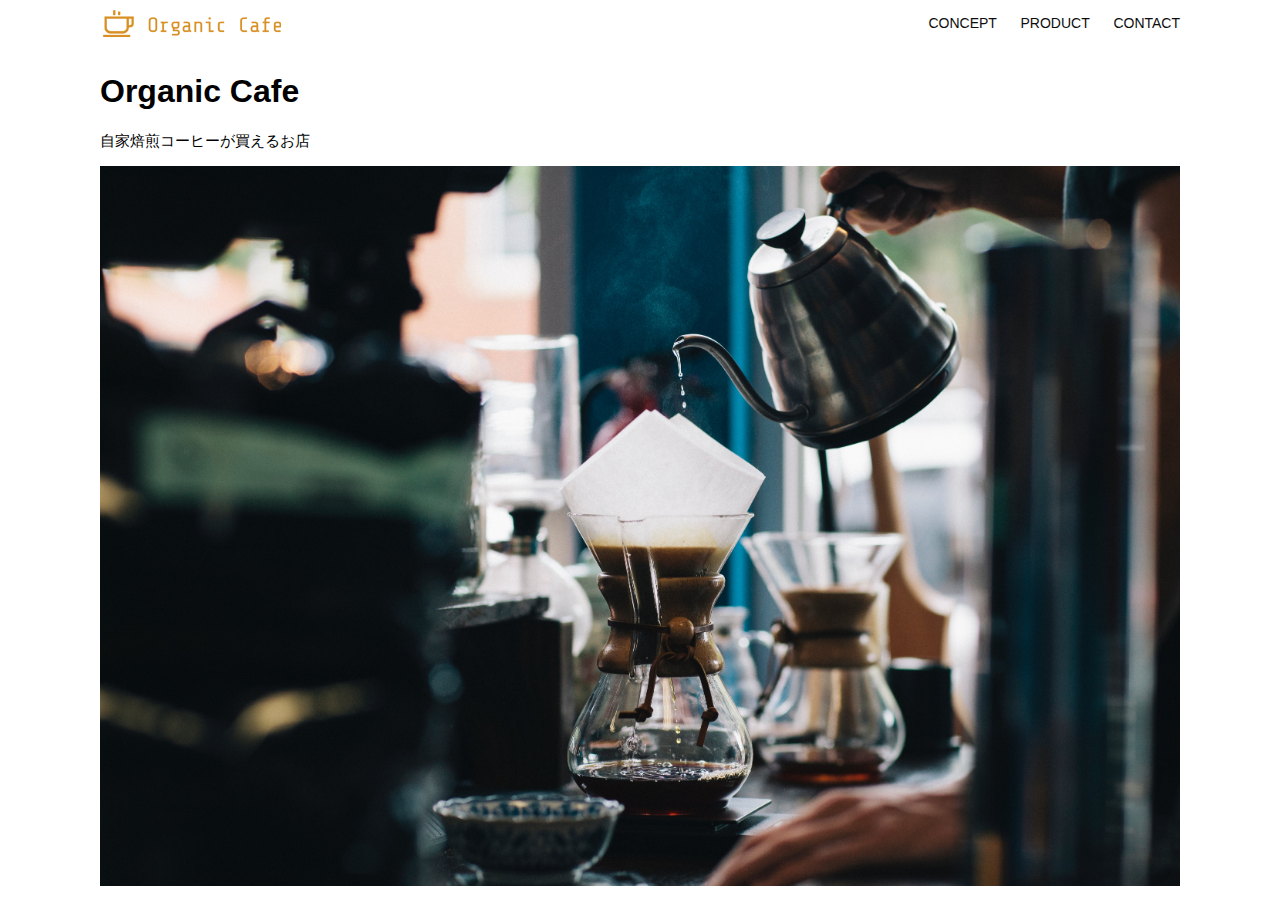
<file: html-css-kadai_013/index.html>
<!DOCTYPE html>
<html>
  <head>
    <title>Organic Cafe</title>
    <meta charset="UTF-8" />
    <meta name="description" content="自家焙煎のコーヒーがお家で楽しめるOrganic Cafe"/>
    <meta name="viewport" content="width=device-width, initial-scale=1.0" />
    <link rel="stylesheet" href="style.css" />
  </head>
  <body>
    <!-- ヘッダー -->
    <header>
      <!-- ロゴ -->
      <a href="index.html" id="logo"><img src="images/logo (1).png" alt="トップページに戻る"></a>

      <!-- PC用ナビゲーション -->
      <nav id="nav-pc">
        <a href="index.html#concept">CONCEPT</a>
        <a href="index.html#product">PRODUCT</a>
        <a href="index.html#contact">CONTACT</a>
      </nav>
      <!-- スマートフォン向けのハンバーガーメニュー画像 -->
      <img id="menu-sp" src="images/button-menu.png" alt="ナビゲーションを開く" onclick="document.getElementById('nav-sp').style.display = 'block'">
      
      <!-- スマホ用ナビゲーション -->
      <nav id="nav-sp">
        <ul>
          <li>
            <img id="close" src="images/button-close.png" alt="ナビゲーションを閉じる" onclick="document.getElementById('nav-sp').style.display = 'none'">
          </li>
          <li>
            <a id="logo-sp" href="index.html" onclick="document.getElementById('nav-sp').style.display = 'none'">
              <img src="images/logo-sp.png" alt="トップページに戻る">
            </a>
          </li>
          <li>
            <a class="menu" href="index.html#concept" onclick="document.getElementById('nav-sp').style.display = 'none'">CONCEPT</a>
          </li>  
          <li>
            <a class="menu" href="index.html#product" onclick="document.getElementById('nav-sp').style.display = 'none'">PRODUCT</a>
          </li>
          <li>
            <a class="menu" href="index.html#contact" onclick="document.getElementById('nav-sp').style.display = 'none'">CONTACT</a>
          </li>
        </ul>

      </nav>
    </header>

    <main>
      <article>
        <!-- メインビジュアル -->
        <section id="main-visual">
          <div id="main-message">
            <h1>Organic Cafe</h1>
            <p>自家焙煎コーヒーが買えるお店</p>
          </div>
          <img src="images/main-image.jpg" alt="コーヒーをハンドドリップで淹れる画像"/>
        </section>
      </article>
    </main>
  </body>
</html>
</file>
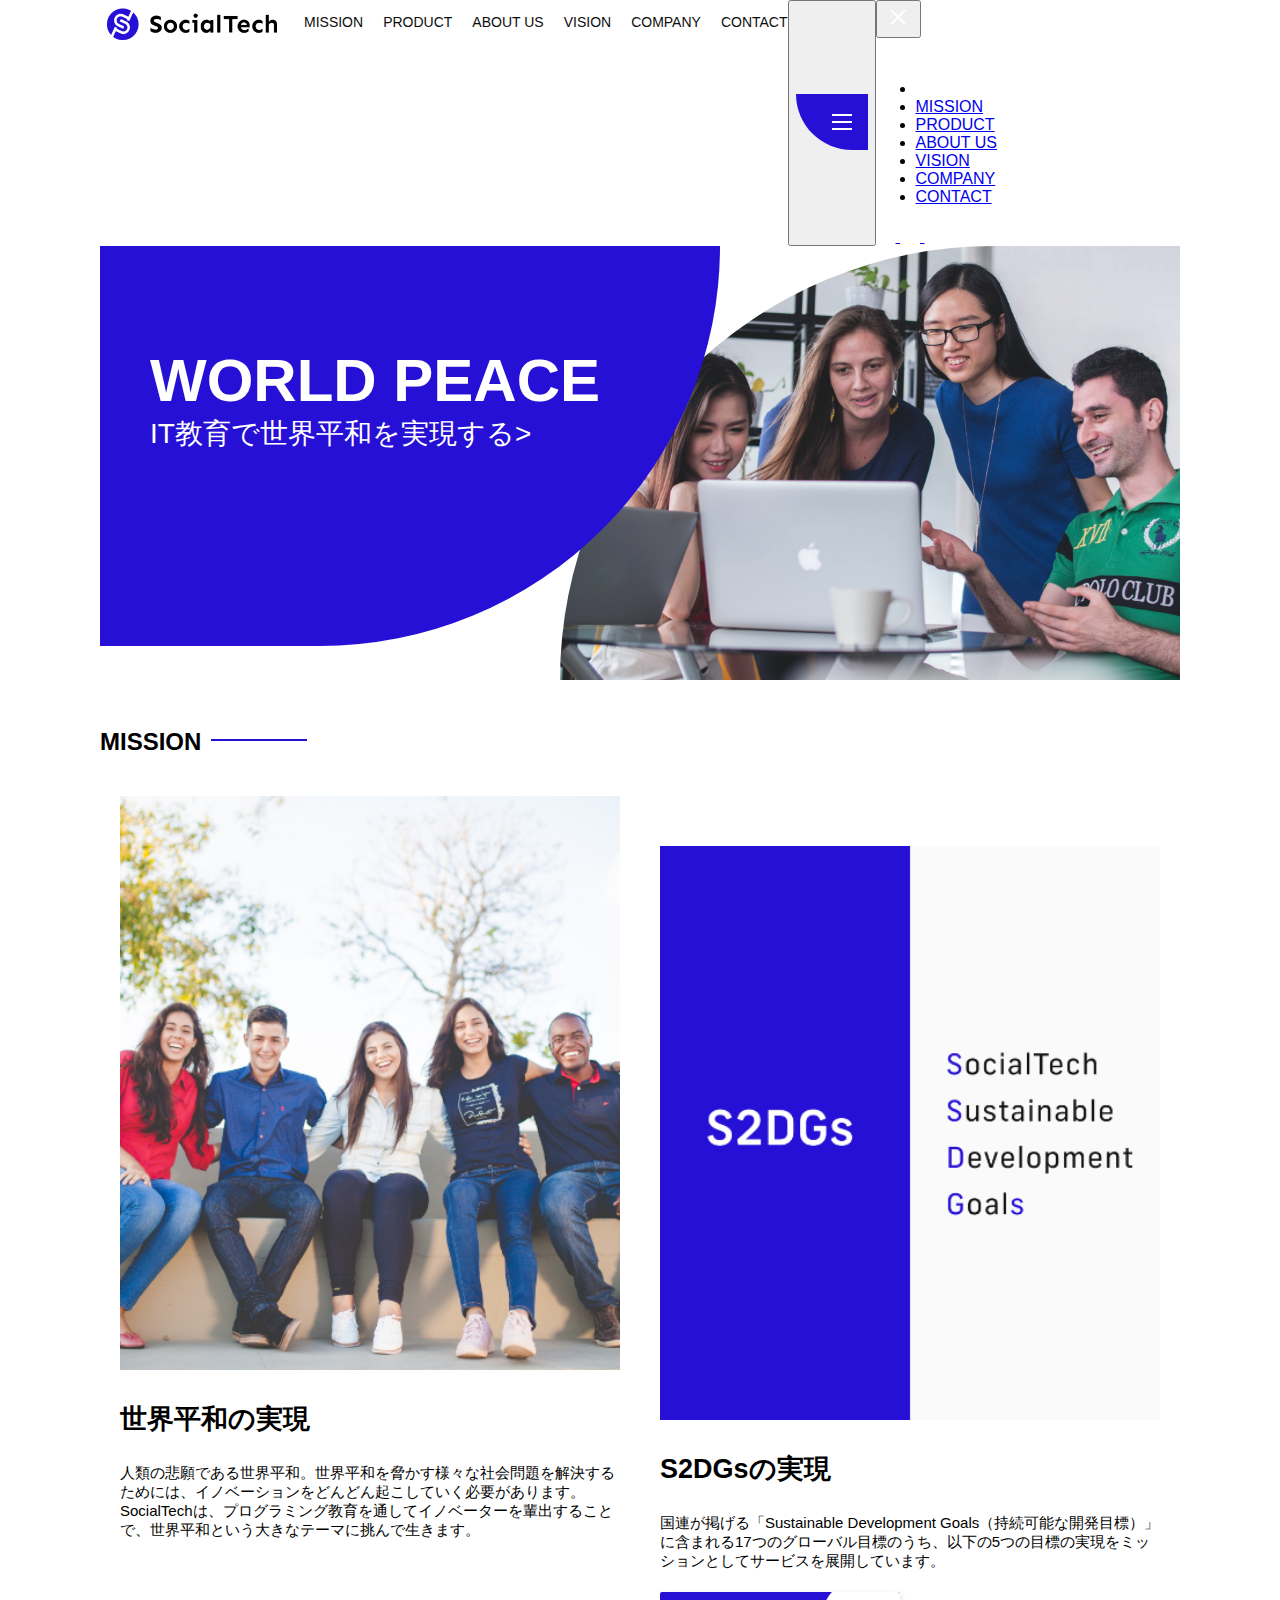
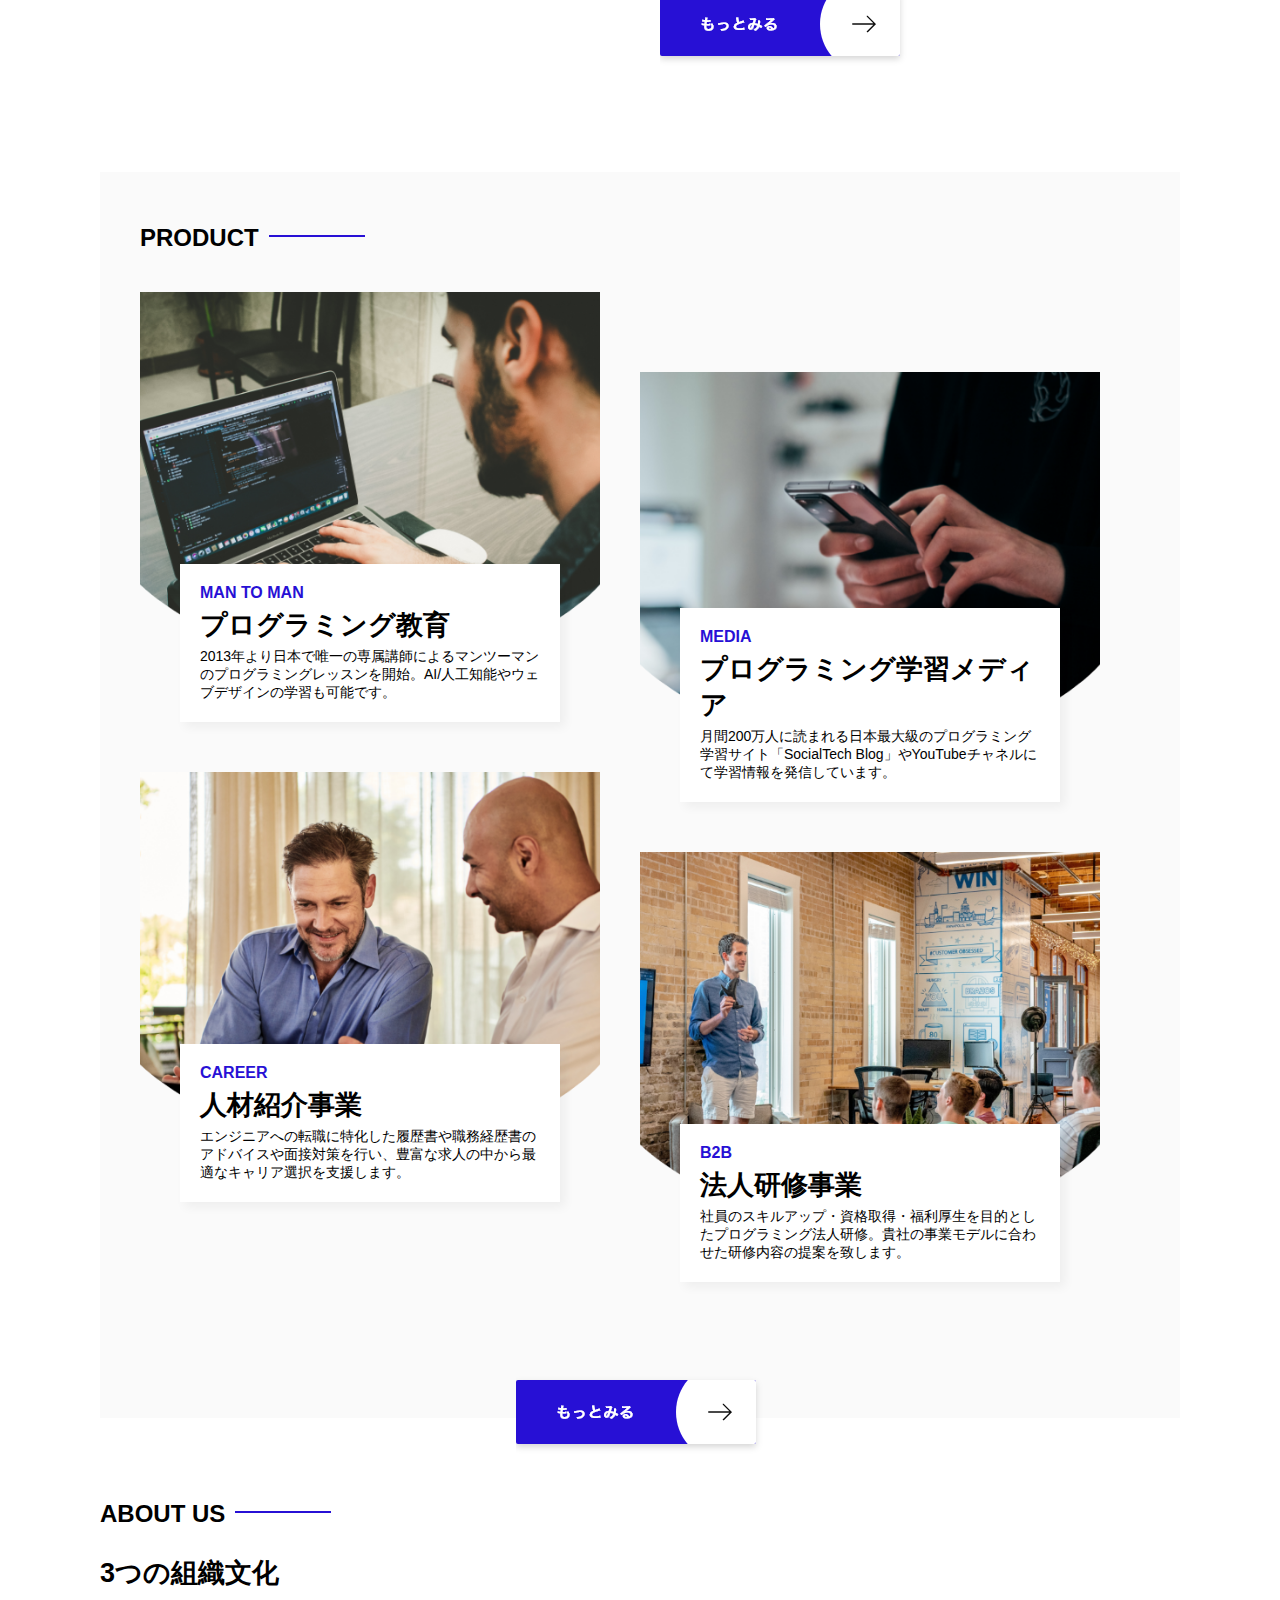
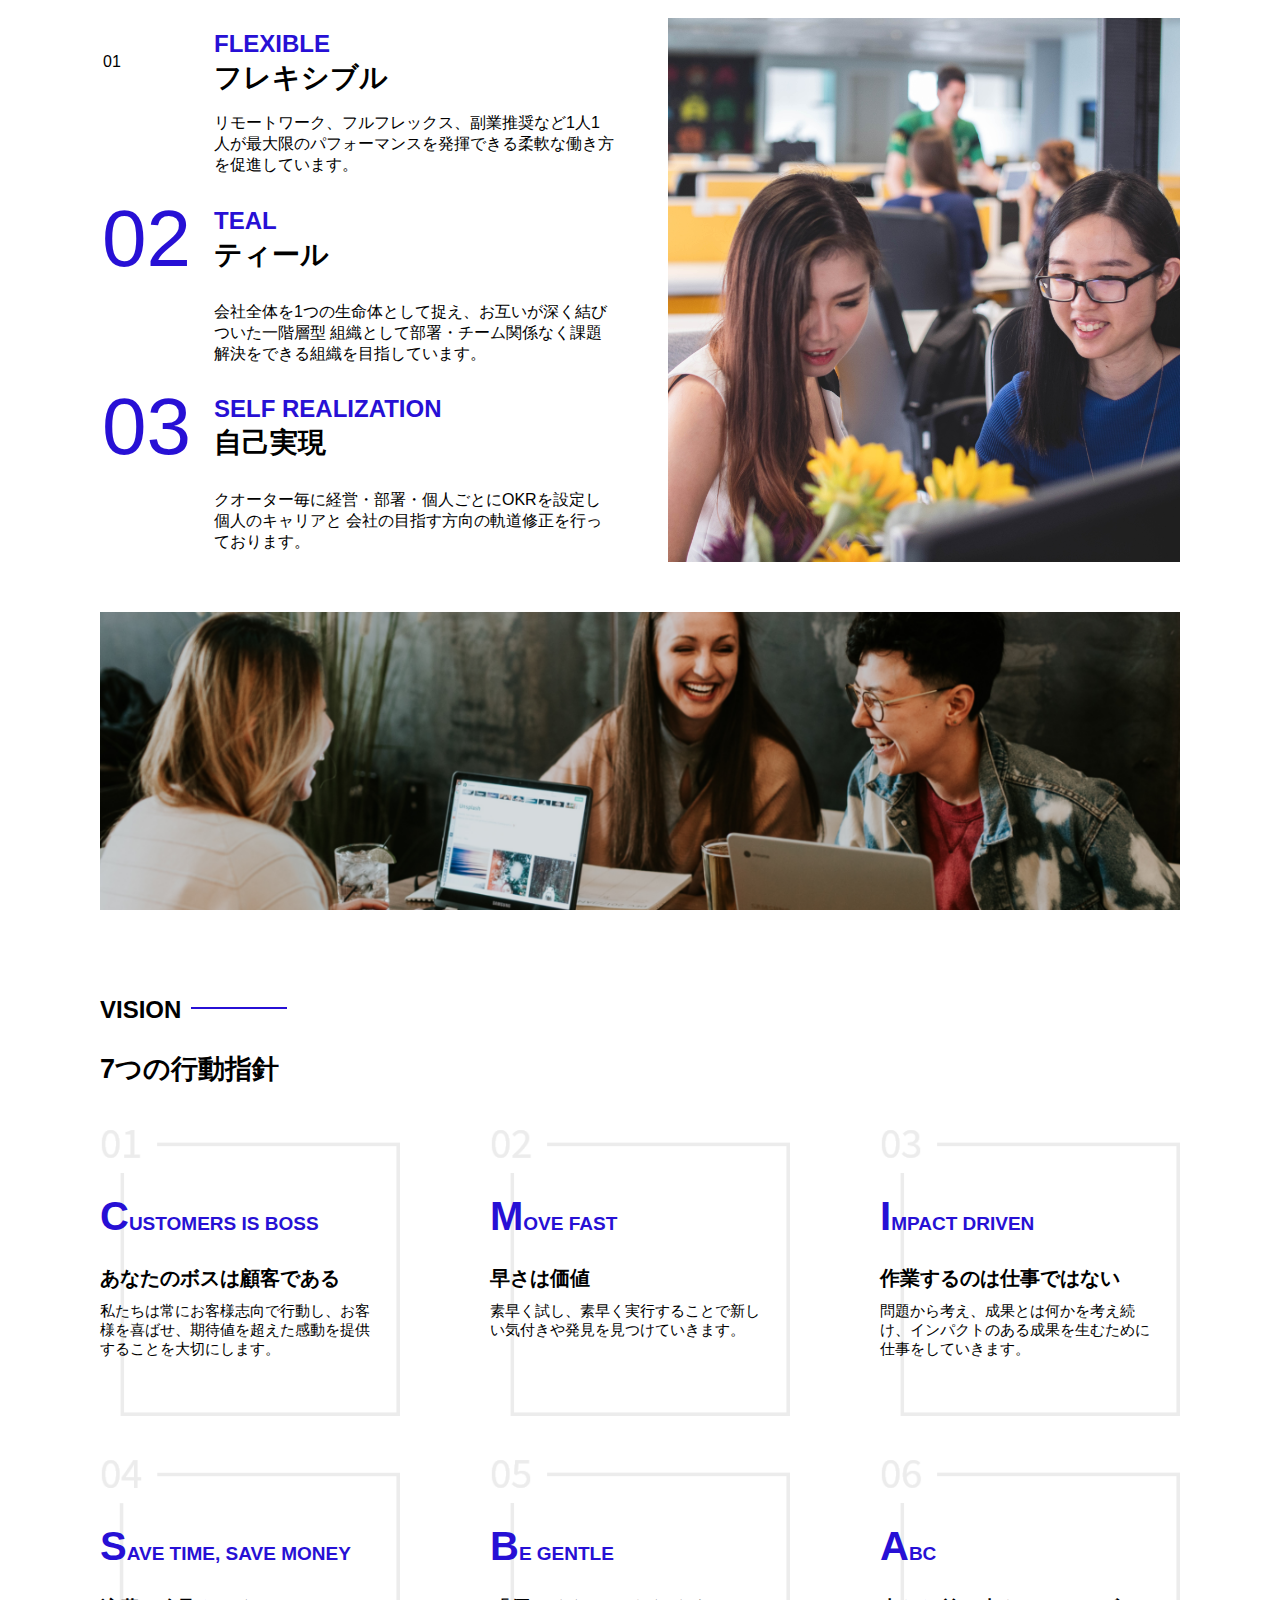
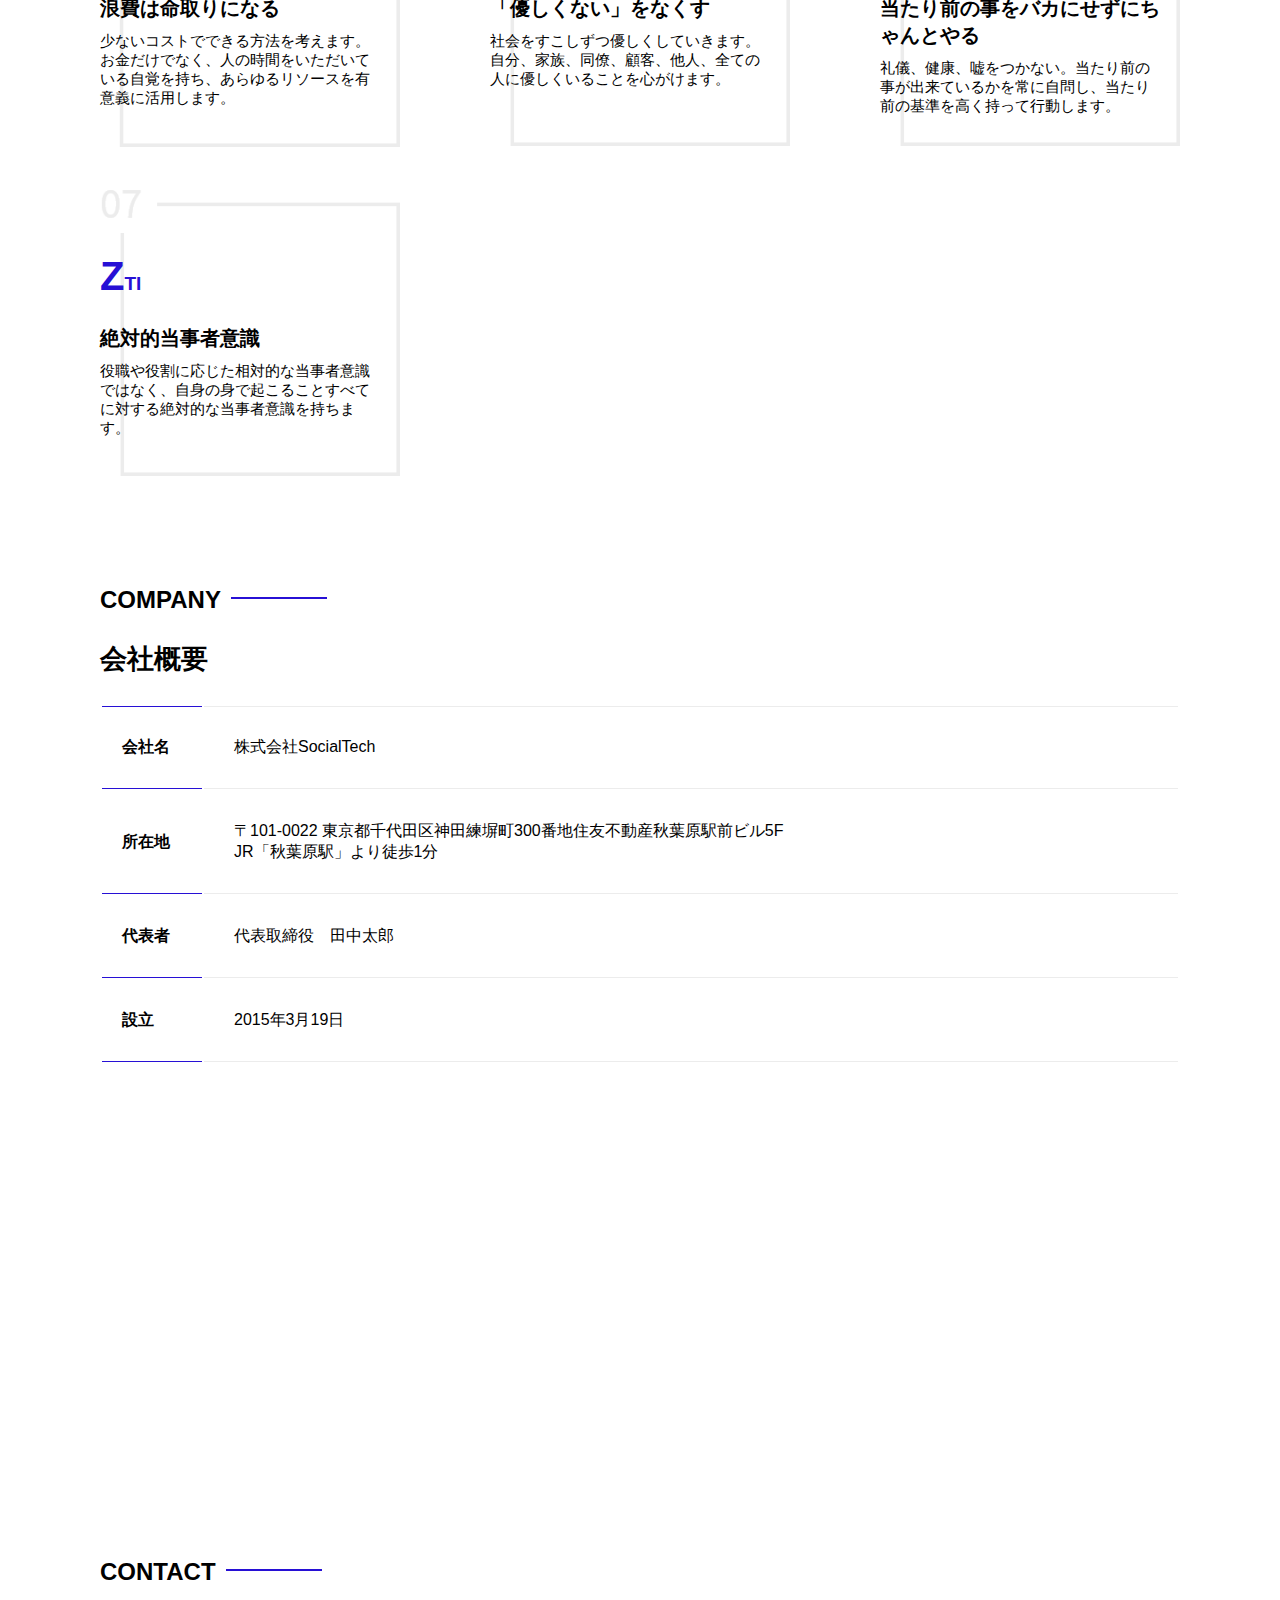
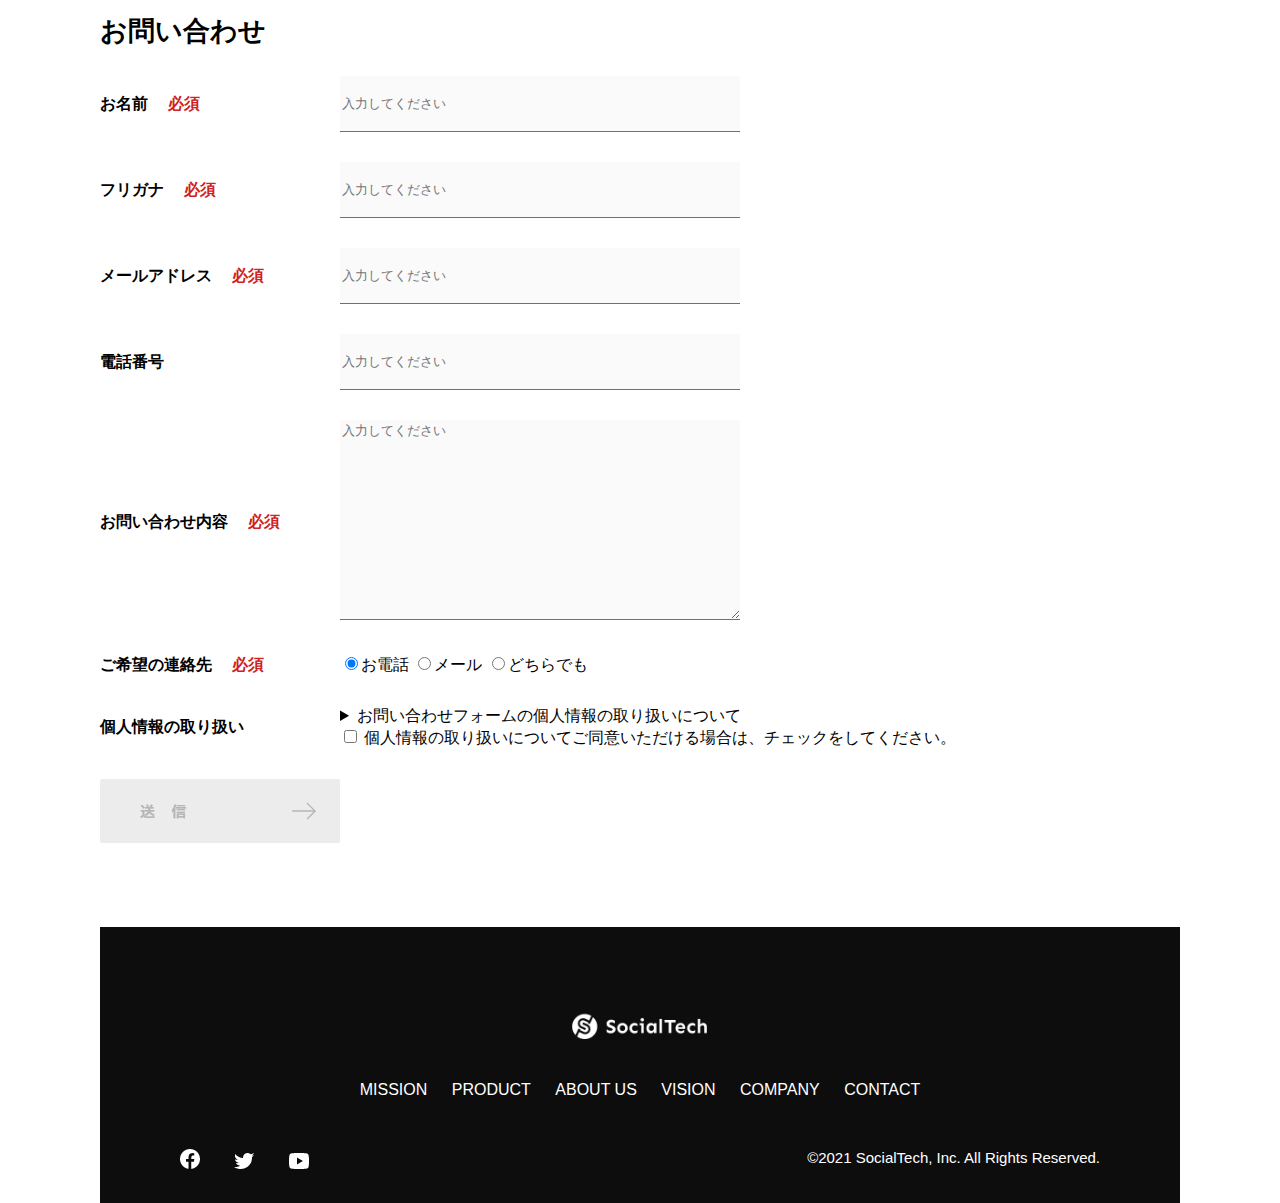
<file: socialtech/index.html>
<!DOCTYPE html>
<html>
    <head>
        <title>SocialTech</title>
        <meta charset="utf-8">
        <meta name="discription" content="SocialTechはEdTech業界のリーディングカンパニーを目指します。">
        <meta name="viewport" content="width=device-width, initial-scale=1.0">
        <link rel="stylesheet" href="style.css">
    </head>
    <body>
        <!-- ヘッダー-->
        <header>
            <!-- ロゴ　-->
            <a href="index.html" id="logo">
                <img src="logo.png" alt="トップページに戻る">
            </a>
            <!-- PC用ナビゲーション-->
             <nav id="nav-pc">
                <ul>
                    <li><a href="mission.html">MISSION</a></li>
                    <li><a href="product.html">PRODUCT</a></li>
                    <li><a href="index.html#aboutus">ABOUT US</a></li>
                    <li><a href="index.html#vision">VISION</a></li>
                    <li><a href="index.html#company">COMPANY</a></li>
                    <li><a href=index.html#contact">CONTACT</a></li>
                </ul>
             </nav>
             <!--スマホ用メニューボタン-->
             <button id="menu-sp" onclick="document.getElementById('nav-sp').style.display = 'block'">
                <img src="button-menu.png" alt="ナビゲーションを開く">
             </button>
             <!--スマホ用ナビゲーション-->
             <div id="nav-sp">
                <button id="close" onclick="document.getElementById('nav-sp').style.display = 'none'">
                    <img src="button-close.png" alt="ナビゲーションを閉じる">
                  </button>
          
                  <nav>
                    <ul>
                      <li>
                        <a id="logo-sp" href="index.html" onclick="document.getElementById('nav-sp').style.display = 'none'"><img src="logo-sp.png" alt="トップページに戻る"></a>
                      </li>
                      <li><a class="menu" href="mission.html" onclick="document.getElementById('nav-sp').style.display = 'none'">MISSION</a></li>
                      <li><a class="menu" href="product.html" onclick="document.getElementById('nav-sp').style.display = 'none'">PRODUCT</a></li>
                      <li><a class="menu" href="index.html#aboutus" onclick="document.getElementById('nav-sp').style.display = 'none'">ABOUT US</a></li>
                      <li><a class="menu" href="index.html#vision" onclick="document.getElementById('nav-sp').style.display = 'none'">VISION</a></li>
                      <li><a class="menu" href="index.html#company" onclick="document.getElementById('nav-sp').style.display = 'none'">COMPANY</a></li>
                      <li><a class="menu" href="index.html#contact" onclick="document.getElementById('nav-sp').style.display = 'none'">CONTACT</a></li>
                    </ul>
                  </nav>
                  <div id="sns">
                    <a href="https://www.facebook.com/sejuku2013">
                      <img src="button-facebook.png" alt="Facebookのリンク">
                    </a>
                    <a href="https://twitter.com/samuraijuku">
                      <img src="button-twitter.png" alt="Twitterのリンク">
                    </a>
                    <a href="https://www.youtube.com/channel/UCCFOQO5aDK0xXam4cUQXT8g">
                      <img src="button-youtube.png" alt="YouTubeのリンク">
                    </a>
                  </div>
             </div>
             <!--以下の場所までスクロールされる-->
             <section id="aboutus">
                
             </section>

        </header>
        <main>
            <article>
                <!--メインビジュアル-->
                <section id="main-visual">
                    <div id="main-message">
                        <h1>WORLD PEACE</h1>
                        <p>IT教育で世界平和を実現する>
                        </p>
                    </div>
                    <img src="index/index-main.png" alt="PCの周りに集まる多国籍の仲間たち">
                </section>
                <!--ミッション-->
                <section id="mission">
                    <h2 class="index-h2">MISSION</h2>
                    <div id="mission-flex">
                        <div>
                            <img id="mission-photo" src="index/index-mission.png" alt="屋外のベンチで写真を撮影する多国籍の仲間たち">
                            <h3>世界平和の実現</h3>
                            <p>人類の悲願である世界平和。世界平和を脅かす様々な社会問題を解決するためには、イノベーションをどんどん起こしていく必要があります。SocialTechは、プログラミング教育を通してイノベーターを輩出することで、世界平和という大きなテーマに挑んで生きます。</p>

                        </div>
                        <div>
                            <img id="s2dgs" src="index/s2dgs.png" alt="S2DGs">
                            <h3>S2DGsの実現</h3>
                            <p>国連が掲げる「Sustainable Development Goals（持続可能な開発目標）」に含まれる17つのグローバル目標のうち、以下の5つの目標の実現をミッションとしてサービスを展開しています。</p>
                            <a href="mission.html"></a>
                            <img src="button-more.png" alt="もっと見る">

                        </div>
                    </div>
                </section>
                <!--プロダクト-->
                <section id="product">
                    <h2 class="index-h2">PRODUCT</h2>
                    <div class="product-flex">
                        <div id="product-left">
                            <div>
                                <img class="product-photo" src="index/index-mantoman.png" alt="PCでコードを書く男性">
                                <div class="product-explain">
                                    <span>MAN TO MAN</span>
                                    <h3>プログラミング教育</h3>
                                    <p>2013年より日本で唯一の専属講師によるマンツーマンのプログラミングレッスンを開始。AI/人工知能やウェブデザインの学習も可能です。</p>

                                </div>
                            </div>
                            <div>
                                <img class="product-photo" src="index/index-career.png" alt="笑顔で話し合う2人の男性">
                                <div class="product-explain">
                                    <span>CAREER</span>
                                    <h3>人材紹介事業</h3>
                                    <p>エンジニアへの転職に特化した履歴書や職務経歴書のアドバイスや面接対策を行い、豊富な求人の中から最適なキャリア選択を支援します。</p>
                                </div>
                            </div>
                        </div>
                        <div id="product-right">
                            <div>
                                <img class="product-photo" src="index/index-media.png" alt="スマートフォンを操作する人">
                                <div class="product-explain">
                                    <span>MEDIA</span>
                                    <h3>プログラミング学習メディア</h3>
                                    <p>月間200万人に読まれる日本最大級のプログラミング学習サイト「SocialTech Blog」やYouTubeチャネルにて学習情報を発信しています。</p>

                                </div>
                            </div>
                            <div>
                                <img class="product-photo" src="index/index-b2b.png" alt="講演中の男性とそれを聞く人々">
                                <div class="product-explain">
                                    <span>B2B</span>
                                    <h3>法人研修事業</h3>
                                    <p>社員のスキルアップ・資格取得・福利厚生を目的としたプログラミング法人研修。貴社の事業モデルに合わせた研修内容の提案を致します。</p>

                                </div>
                            </div>

                        </div>
                    </div>
                    <div id="product-more">
                        <a href="product.html">
                            <img src="button-more.png" alt="もっとみる">
                        </a>
                    </div>
                </section>
                <!--ABOUT US-->
                <section id="aboutus">
                    <h2 class="index-h2">ABOUT US</h2>
                    <h3>3つの組織文化</h3>
                    <div>
                        <table class="culture-table">
                            <tr>
                                <td class="cluture-num">01</td>
                                <th><span class="culture-en">FLEXIBLE</span><br>フレキシブル</th>
                            </tr>
                            <tr>
                                <td>
                                    <!--空のセル-->
                                </td>
                                <td class="culture-description">リモートワーク、フルフレックス、副業推奨など1人1人が最大限のパフォーマンスを発揮できる柔軟な働き方を促進しています。</td>
                            </tr>
                            <tr>
                                <td class="culture-num">02</td>
                                <th><span class="culture-en">TEAL</span><br>ティール</th>
                            </tr>
                            <tr>
                                <td>
                                    <!--空のセル-->
                                </td>
                                <td class="culture-description">会社全体を1つの生命体として捉え、お互いが深く結びついた一階層型 組織として部署・チーム関係なく課題解決をできる組織を目指しています。</td>
                            </tr>
                            <tr>
                                <td class="culture-num">03</td>
                                <th><span class="culture-en">SELF REALIZATION</span><br>自己実現</th>
                            </tr>
                            <tr>
                                <td>
                                    <!--空のセル-->
                                </td>
                                <td class="culture-description">クオーター毎に経営・部署・個人ごとにOKRを設定し個人のキャリアと 会社の目指す方向の軌道修正を行っております。</td>
                            </tr>
                        </table>
                        <img class="culture-img" src="index/index-aboutus1.png" alt="笑顔で話し合う2人の女性">


                    </div>
                    <img class="culture-img2" src="index/index-aboutus2.png" alt="笑顔で話し合う男女">
                </section>
                <!--VISION-->
                <section id="vision">
                    <h2 class="index-h2">VISION</h2>
                    <h3>7つの行動指針</h3>
                    <div>
                        <div class="vision-box">
                            <img src="index/vision-01.png" alt="01">
                            <div>
                                <h4>CUSTOMERS IS BOSS</h4>
                                <h5>あなたのボスは顧客である</h5>
                                <p>私たちは常にお客様志向で行動し、お客様を喜ばせ、期待値を超えた感動を提供することを大切にします。</p>
                            </div>
                        </div>
                        <div class="vision-box">
                            <img src="index/vision-02.png" alt="02">
                            <div>
                                <h4>MOVE FAST</h4>
                                <h5>早さは価値</h5>
                                <p>素早く試し、素早く実行することで新しい気付きや発見を見つけていきます。</p>
                            </div>
                        </div>
                        <div class="vision-box">
                            <img src="index/vision-03.png" alt="03">
                            <div>
                                <h4>IMPACT DRIVEN</h4>
                                <h5>作業するのは仕事ではない</h5>
                                <p>問題から考え、成果とは何かを考え続け、インパクトのある成果を生むために仕事をしていきます。</p>
                            </div>
                        </div>
                        <div class="vision-box">
                            <img src="index/vision-04.png" alt="04">
                            <div>
                                <h4>SAVE TIME, SAVE MONEY</h4>
                                <h5>浪費は命取りになる</h5>
                                <p>少ないコストでできる方法を考えます。お金だけでなく、人の時間をいただいている自覚を持ち、あらゆるリソースを有意義に活用します。</p>
                            </div>
                        </div>
                        <div class="vision-box">
                            <img src="index/vision-05.png" alt="05">
                            <div>
                                <h4>BE GENTLE</h4>
                                <h5>「優しくない」をなくす</h5>
                                <p>社会をすこしずつ優しくしていきます。自分、家族、同僚、顧客、他人、全ての人に優しくいることを心がけます。</p>
                            </div>
                        </div>
                        <div class="vision-box">
                            <img src="index/vision-06.png" alt="06">
                            <div>
                                <h4>ABC</h4>
                                <h5>当たり前の事をバカにせずにちゃんとやる</h5>
                                <p>礼儀、健康、嘘をつかない。当たり前の事が出来ているかを常に自問し、当たり前の基準を高く持って行動します。</p>
                            </div>
                        </div>
                        <div class="vision-box">
                            <img src="index/vision-07.png" alt="07">
                            <div>
                                <h4>ZTI</h4>
                                <h5>絶対的当事者意識</h5>
                                <p>役職や役割に応じた相対的な当事者意識ではなく、自身の身で起こることすべてに対する絶対的な当事者意識を持ちます。</p>
                            </div>
                        </div>
                    </div>
                </section>
                <!--COMPANY-->
                <section id="company">
                    <h2 class="index-h2">COMPANY</h2>
                    <h3>会社概要</h3>
                    <table id="company-table">
                        <tr>
                            <th class="tableheader tableheader-first">会社名</th>
                            <td class="cell cell-first">株式会社SocialTech</td>
                        </tr>
                        <tr>
                            <th class="tableheader">所在地</th>
                            <td class="cell">〒101-0022 東京都千代田区神田練塀町300番地住友不動産秋葉原駅前ビル5F<br>JR「秋葉原駅」より徒歩1分</td>
                        </tr>
                        <tr>
                            <th class="tableheader">代表者</th>
                            <td class="cell">代表取締役　田中太郎</td>
                        </tr>
                        <tr>
                            <th class="tableheader">設立</th>
                            <td class="cell">2015年3月19日</td>
                        </tr>
                    </table>
                    <iframe 
                    src="https://www.google.com/maps/embed?pb=!1m18!1m12!1m3!1d3240.0688551336807!2d139.7720776771055!3d35.69992317258124!2m3!1f0!2f0!3f0!3m2!1i1024!2i768!4f13.1!3m3!1m2!1s0x60188fee13660e23%3A0x77137876edf742ac!2z5L2P5Y-L5LiN5YuV55Sj56eL6JGJ5Y6f6aeF5YmN44OT44Or!5e0!3m2!1sja!2sjp!4v1704858013291!5m2!1sja!2sjp" 
                    style="border: 0" allowfullscreen="" loading="lazy">
                    </iframe>
                </section>
                <!--お問い合わせフォーム-->
                <section id="contact">
                    <h2 class="index-h2">CONTACT</h2>
                    <h3>お問い合わせ</h3>
                    <form>
                        <div>
                            <div class="contact-heading">
                                <label class="contact-label">お名前<span class="contact-span">必須</span></label>
                            </div>
                            <div>
                                <input type="text" name="name" placeholder="入力してください" class="contact-textbox">
                            </div>
                        </div>
                        <div>
                            <div class="contact-heading">
                                <label class="contact-label">フリガナ<span class="contact-span">必須</span></label>
                            </div>
                            <div>
                                <input type="text" name="hurigana" placeholder="入力してください" class="contact-textbox">
                            </div>
                        </div>
                        <div>
                            <div class="contact-heading">
                                <label class="contact-label">メールアドレス<span class="contact-span">必須</span></label>
                            </div>
                            <div>
                                <input type="text" name="email" placeholder="入力してください" class="contact-textbox">
                            </div>
                        </div>
                        <div>
                            <div class="contact-heading">
                                <label class="contact-label">電話番号</label>
                            </div>
                            <div>
                                <input type="text" name="tel" placeholder="入力してください" class="contact-textbox">
                            </div>
                        </div>
                        <div>
                            <div class="contact-heading">
                                <label class="contact-label">お問い合わせ内容<span class="contact-span">必須</span></label>
                            </div>
                            <div>
                                <textarea class="contact-textarea" placeholder="入力してください" name="message"></textarea>
                            </div>
                        </div>
                        <div>
                            <div class="contact-heading">
                                <label class="contact-label">ご希望の連絡先<span class="contact-span">必須</span></label>
                            </div>
                            <div>
                                <input class="radiobutton" type="radio" value="tel" name="contact" checked><label>お電話</label>
                                <input class="radiobutton" type="radio" value="mail" name="contact"><label>メール</label>
                                <input class="radiobutton" type="radio" value="both" name="contact"><label>どちらでも</label>
                            </div>
                        </div>
                        <div>
                            <div class="contact-heading">
                              <label class="contact-label">個人情報の取り扱い</label>
                            </div>
                            <div>
                              <details>
                                <summary>お問い合わせフォームの個人情報の取り扱いについて</summary>
                                <div>
                                  <dl>
                                    <dt>１．組織の名称又は氏名</dt>
                                    <dd>株式会社SocialTech</dd>
                                    <dt>２．個人情報保護管理者（若しくはその代理人）の氏名又は職名、所属及び連絡先</dt>
                                    <dd>
                                      <p>鈴木 一郎 コーポレート部</p>
                                      <p>メールアドレス：samurai@example.com</p>
                                      <p>TEL：03-1234-5678</p>
                                    </dd>
                                    <dt>３．個人情報の利用目的</dt>
                                    <dd>
                                      <ul>
                                        <li>本サービス及び本サービスに関連する情報の提供又はそれらに関する連絡のため</li>
                                        <li>ユーザーの本人確認のため</li>
                                        <li>当社サービスのご案内のため</li>
                                        <li>当社の商品等の広告または宣伝（電子メールによるものを含むものとします。）</li>
                                      </ul>
                                    </dd>
                                    <dt>４．個人情報の取り扱い業務の委託</dt>
                                    <dd>個人情報の取扱業務の全部または一部を外部に業務委託する場合があります。その際、弊社は、個人情報を適切に保護できる管理体制を敷き実行していることを条件として委託先を厳選したうえで、機密保持契約を委託先と締結し、お客様の個人情報を厳密に管理させます。</dd>
                                    <dt>５．個人情報の開示等の請求</dt>
                                    <dd>
                                      お客様は、弊社に対してご自身の個人情報の開示等（利用目的の通知、開示、内容の訂正・追加・削除、利用の停止または消去、第三者への提供の停止）に関して、当社問合わせ窓口に申し出ることができます。<br>
                                      その際、弊社はお客様ご本人を確認させていただいたうえで、合理的な期間内に対応いたします。<br>
                                      なお、個人情報に関する弊社問合わせ先は、次の通りです。
                                    </dd>
                                    <dd>
                                      <p>株式会社SocialTech　個人情報問合せ窓口</p>
                                      <p>〒150-0043　東京都千代田区神田練塀町300番地 住友不動産秋葉原駅前ビル5F</p>
                                      <p>メールアドレス：samurai@example.com　TEL：03-1234-5678</p>
                                    </dd>
              
                                    <dt>６．個人情報を提供されることの任意性について</dt>
                                    <dd>お客様がご自身の個人情報を弊社に提供されるか否かは、お客様のご判断によりますが、もしご提供されない場合には、適切なサービスが提供できない場合がありますので予めご了承ください。</dd>
                                  </dl>
                                </div>
                              </details>
                              <input type="checkbox" name="agree">
                              <span>個人情報の取り扱いについてご同意いただける場合は、チェックをしてください。</span>
                            </div>
                          </div>
                          <input type="image" src="button-submit.png" alt="送信する">
                    </form>
                </section>
            </article>
        </main>
        <footer>
            <div id="fotter-logo">
                <img src="logo-sp.png" alt="SocialTech">
            </div>
            <div id="footer-link">
                <a href="mission.html">MISSION</a>
                <a href="product.html">PRODUCT</a>
                <a href="index.html#aboutus">ABOUT US</a>
                <a href="index.html#vision">VISION</a>
                <a href="index.html#company">COMPANY</a>
                <a href="index.html#contact">CONTACT</a>
            </div>
            <div id="sns-footer">
                <div class="sns-btns">
                    <a href="https://www.facebook.com/sejuku2013"><img src="button-facebook.png" alt="Facebookのリンク"></a>
                    <a href="https://twitter.com/samuraijuku"><img src="button-twitter.png" alt="Twitterのリンク"></a>
                    <a href="https://www.youtube.com/channel/UCCFOQO5aDK0xXam4cUQXT8g"><img src="button-youtube.png" alt="YouTubeのリンク"></a>
                </div>
                <p id="copyright">&copy;2021 SocialTech, Inc. All Rights Reserved.</p>
            </div>
        </footer>

    </body>
</html>
</file>
<file: html-css-kadai_013/style.css>
/* PC、スマホ共通スタイル */
body {
  font-family: "Source Sans Pro", "Hiragino Kaku Gothic ProN", Meiryo, Arial,
    sans-serif;
}

p {
  font-size: 15px;
}

#main-visual>img {
  width: 100%;
}

/*================
PC用のスタイル 
=================*/
@media screen and (min-width: 768px) {
  /* 横幅設定 */
  body {
    max-width: 1080px;
    min-width: 960px;
    margin: 0 auto 0 auto;
  }

  /* ヘッダー */
  header {
    display: flex;
    justify-content: space-between;
  }

  /* ナビゲーションのレイアウト */
  #nav-pc {
    text-align: right;
    font-size: 14px;
    padding-top: 15px;
  }

  /* ナビゲーションのリンクの装飾設定 */
  #nav-pc>a {
    text-decoration: none;
    margin-left: 20px;
  }

  #nav-pc>a:link {
    color: #0d0d0d;
  }

  #nav-pc>a:visited {
    color: #0d0d0d;
  }

  #nav-pc>a:hover {
    color: #0d0d0d;
    text-decoration: underline;
  }

  #nav-pc>a:active {
    color: #0d0d0d;
  }
  #menu-sp {
    display: none;
  }
  #nav-sp {
    display: none;
  }
}
/*================
スマホ用のスタイル 
=================*/
@media screen and (max-width: 767px) {
  /* PC用ナビゲーション非表示 */
  #menu-pc {
    display: none;
  }
  #nav-pc {
    display: none;
  }

  body {
    min-width: 375px;
    margin: 0;
  }
  #nav-pc {
    display: none;
  }
  #menu-sp {
    float: right;
    padding: right;
  }
  #nav-sp {
    background-color: #ce933e;
    position: absolute;
    left: 0;
    top: 0;
    height: 100%;
    width: 100%;
    display: none;
    z-index: 100;
  }
  #nav-sp ul {
    padding-left: 0;
  }
  #nav-sp li {
    list-style: none;
  }
  #close {
    position: absolute;
    top: 20px;
    right: 20px;
  }
  #logo-sp {
    margin: 80px 0 30px 20px;
  }
  #nav-sp a {
    display: block;
  }
  #nav-sp a:link {
    color: #ffffff;
  }
  #nav-sp a:visited {
    color: #ffffff;
  }
  #nav-sp a:hover {
    color: #ffffff;
    text-decoration: underline;
  }
  #nav-sp a:active {
    color: #ffffff;
  }
  #nav-sp .menu {
    text-decoration: none;
    display: block;
    margin: 0 20px 0 20px;
    height: 44px;
    font-size: 16px;
    background-image: url("images/arrow.png");
    background-repeat: no-repeat;
    background-position: right top;
  }
}
</file>
<file: socialtech/style.css>
/* PC、スマホ共通スタイル */
* {
    box-sizing: border-box;
}
p {
    font-size: 15px;
}
body {
    max-width: 1080px;
    margin: 0 auto 0 auto;
    font-family: "Source Sans Pro","Hiragino Kaku Gothic ProN",Meiryo,Arial,sans-serif;
}
/* ヘッダー */
header {
    display: flex;
    justify-content: space-between;
}
/* ナビゲーションのレイアウト */
#nav-pc {
    font-size: 14px;
}
#nav-pc ul {
    display: flex;
    padding-left: 0;
}
#nav-pc li {
    list-style: none;
}
/* ナビゲーションのリンクの装飾設定 */
#nav-pc a {
    text-decoration: none;
    margin-left: 20px;
    color: #0d0d0d;
}
#nav-pc a:hover {
    text-decoration: underline;
}
/* メインビジュアル */
#main-visual {
    position: relative;
    height: 400px;
}
#main-message {
    position: absolute;
    top: 0;
    left: 0;
    background-color: #2710d5;
    color: #ffffff;
    border-radius: 0 0 476px 0;
    max-width: 620px;
    width: 100%;
    height: 100%;
    z-index: 11;
    
}
#main-message > h1 {
    font-size: 60px;
    margin: 100px 0 0 50px;
}
#main-message > p {
    font-size: 28px;
    margin: 0 0 0 50px;
}
#main-visual >img {
    max-width: 620px;
    border-radius: 476px 0 0 0;
    position:absolute;
    top: 0;
    right: 0;
    z-index: 10;
}
h2 {
    margin-top: 40px;
}
h2::after {
    content: url("line.png");
    margin-left: 10px;
}
h3 {
    font-size: 27px;
}
/* ミッション */
#mission {
    margin: 80px auto 80px auto;
}
#mission-flex {
    display: flex;
}
#mission-flex >div {
    width: 50%;
    margin: 20px;
}
#mission-photo {
    width: 100%;
}
#s2dgs {
    margin-top: 50px;
    width: 100%;
}
/* プロダクト */
#product {
    background-color: #fafafa;
    margin: 80px 0 80px 0;
    padding: 10px 40px 0px 40px;
}
/* 外枠 */
#product .product-flex {
    margin-top: 40px;
    display: flex;
}
/* 左のカラム */
#product-left {
    width: 50%;
    margin-right: 20px;
}
/* 右のカラム */
#product-right {
    width: 50%;
    margin-right: 20px;
    margin-top: 80px;
}
/* 画像＋説明の枠 */
#product-left > div {
    position: relative;
    height: 480px;
    margin-right: 20px;
}
#product-right > div {
    position: relative;
    height: 480px;
    margin-right: 20px;
}
  /* 画像 */
.product-photo {
    width: 100%;
  }
.product-explain {
    background-color: #ffffff;
    position: absolute;
    left: 0;
    bottom: 50px;
    margin: 0 40px 0 40px;
    padding: 20px;
    box-shadow: 5px 5px 10px rgba(0,0,0,0.05);
}
.product-explain > span {
    color: #2710d5;
    font-weight: bold;
    font-size: 16px;
    margin: 0;
}
.product-explain > h3 {
    margin: 5px 0 5px 0;
}
.product-explain > p {
    font-size: 14px;
    margin: 0;
}
#product-more {
    text-align: center;
}
#product-more a {
    position: relative;
    bottom: -42px;
}
#aboutus {
    margin: 80px auto 80px auto;
}
#aboutus > div {
    display: flex;
}
.culture-img {
    width: 50%;
    align-self: flex-start;
}
.culture-img2 {
    margin-top: 50px;
    width: 100%;
}
.culture-table {
    margin-right: 50px;
}
.culture-num {
    font-size: 80px;
    color: #2710d5;
    padding: 0 20px 0 0;
}
.culture-table th {
    text-align: left;
    font-size: 28px;
    font-weight: bold;
}
.culture-en {
    color: #2710d5;
    font-size: 24px;
}
.culture-description {
    margin: 0;
}
#vision {
    margin: 80px auto 80px auto;
}
#vision >div {
    display: flex;
    justify-content: space-between;
    flex-wrap: wrap;
}
.vision-box {
    width: 300px;
    height: 300px;
    margin-bottom: 30px;
    position: relative;
}
.vision-box > img {
    width: 100%;
    position: relative;
    z-index: 30;
}
.vision-box > div {
    position: absolute;
    top: 0;
    left: 0;
    z-index: 31;
    margin-right: 20px;
}
.vision-box > div > h4 {
    color: #2710d5;
    font-size: 19px;
    margin-top: 80px;
}
.vision-box > div > h4::first-letter {
    font-size: 40px;
}
.vision-box > div > h5 {
    font-size: 20px;
    margin: 0 0 0 0;
}
.vision-box > div >p {
    margin: 10px 0 0 0;
}
#company {
    margin: 80px auto 80px auto;
}
#company-table {
    width: 100%;
}
.tableheader {
    text-align: left;
    padding: 20px;
    border-bottom-color: #2710d5;
    border-bottom-width: 1px;
    border-bottom-style: solid;
    width: 100px;
}
.tableheader-first {
    border-top-color: #2710d5;
    border-top-width: 1px;
    border-top-style: solid;
}
.cell {
    padding: 30px;
    border-bottom-color: #ececec;
    border-bottom-width: 1px;
    border-bottom-style: solid;
}
.cell-first {
    border-top-color: #ececec;
    border-top-width: 1px;
    border-top-style: solid;
}
#company > iframe {
    width: 100%;
    height: 368px;
    margin-top: 40px;
}
#contact {
    margin: 80px auto 80px auto;
}
#contact > form > div {
    display: flex;
    flex-direction: row;
    flex-wrap: wrap;
    padding-bottom: 30px;
}
.contact-heading {
    width: 240px;
    align-self: center;
}
.contact-label {
    font-weight: bold;
}
.contact-span {
    color: #ce2222;
    margin-left: 20px;
    font-weight: bold;
}
.contact-textbox {
    border-top: 0px;
    border-left: 0px;
    border-right: 0px;
    border-bottom-width: 1px;
    border-bottom-color: #707070;
    border-style: solid;
    background-color: #fafafa;
    width: 400px;
    height: 56px;
}
.contact-textarea {
    border-top: 0px;
    border-left: 0px;
    border-right: 0px;
    border-bottom-width: 1px;
    border-bottom-color: #707070;
    background-color: #fafafa;
    width: 400px;
    height: 200px;
}
#contact dt {
    font-weight: bold;
}
#contact dd {
    margin: 0 0 16px 0;
}
#contact dd p {
    margin: 0;
}
#contact dd ul {
    padding-left: 0;
}
#contact dd li {
    margin-bottom: 0;
    list-style: none;
}
footer {
    background-color: #0d0d0d;
    text-align: center;
    padding: 80px 80px 30px 80px;
}
#fotter-logo {
    margin-bottom: 30px;
}
#footer-link {
    margin-bottom: 50px;
}
#footer-link > a {
    text-decoration: none;
    margin: 10px;
    color: #ffffff;
}
#footer-link > a:hover {
    text-decoration: underline;
}
#sns-footer {
    display: flex;
    justify-content: space-between;
    text-align: left;
}
#sns-footer a {
    margin-right: 30px;
}
#copyright {
    color: #ffffff;
    margin: 0;
}

/* 画面幅が767px以下のとき */
@media screen and (max-width: 767px) {
    /* スマートフォン用のスタイルを指定する */
    /* PC用ナビゲーション非表示 */
    #nav-pc {
        display: none;
    }
    /* ハンバーガーメニュー */
    #menu-sp {
        display: block;
        background-color: transparent;
        float: right;
        padding: 0;
        border: none;
    }
    /* スマホ用ナビゲーションの表示切り替え */
    /* 初期状態、レイアウトと非表示設定 */
    #nav-sp {
        background-color: #2710d5;
        position: fixed;
        left: 0;
        top: 0;
        height: 100%;
        width: 100%;
        display: none;
        z-index: 100;
    }
    /* ばつボタン */
    #close {
        position: absolute;
        top: 20px;
        right: 20px;
        background-color: transparent;
        border: none;
    }
    #nav-sp nav ul {
        padding-left: 0;
    }
    #nav-sp nav li {
        list-style: none;
    }
    /* ナビゲーションメニュー用ロゴ */
    #logo-sp {
        margin: 80px 0 30px 20px;
    }
    /* ナビゲーションのリンクの装飾設定 */
    #nav-sp nav a {
        display: block;
        color: #ffffff;
    }
    #nav-sp nav a:hover {
        text-decoration: underline;
    }
    #nav-sp .menu {
        text-decoration: none;
        margin: 0 20px 0 20px;
        height: 44px;
        font-size: 16px;
        background-image: url("arrow.png");
        background-repeat: no-repeat;
        background-position: right top;
    }
    #sns {
        position: absolute;
        bottom: 20px;
        left: 20px;
    }
    #sns > a {
        margin-right: 30px;
    }

}
</file>
